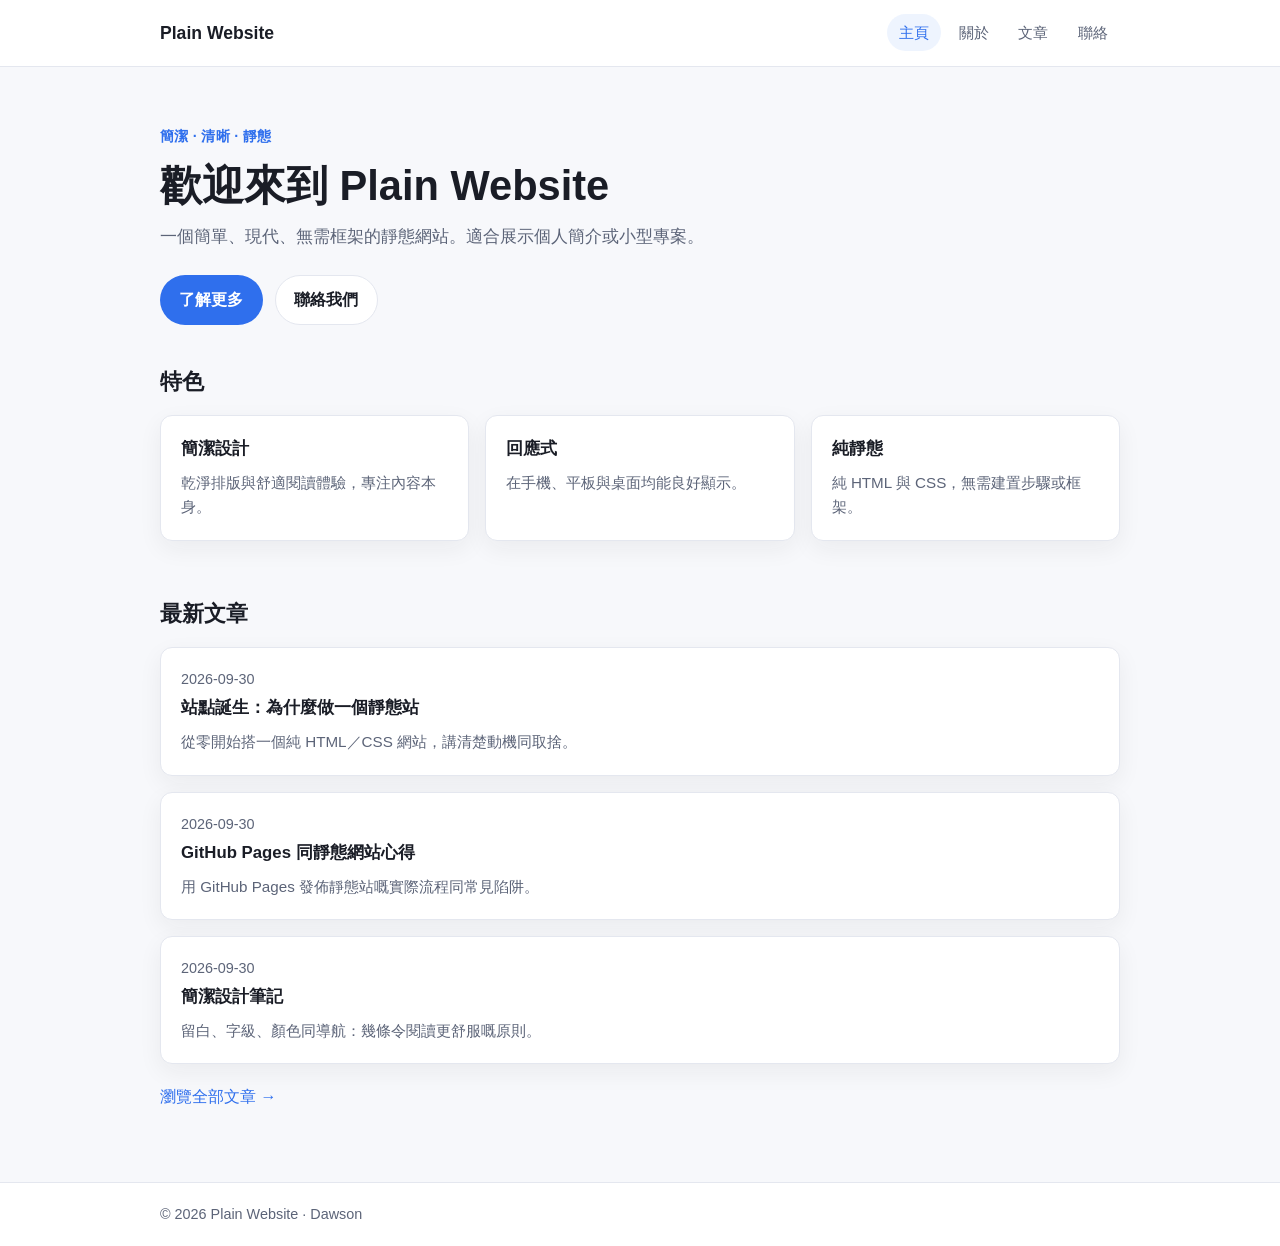
<file: index.html>
<!DOCTYPE html>
<html lang="zh-HK">
<head>
  <meta charset="UTF-8">
  <meta name="viewport" content="width=device-width, initial-scale=1.0">
  <title>Plain Website — 主頁</title>
  <link rel="stylesheet" href="styles.css">
</head>
<body>
  <header class="site-header">
    <div class="container header-inner">
      <a class="brand" href="index.html">Plain Website</a>
      <nav class="nav" aria-label="主選單">
        <a href="index.html" class="active">主頁</a>
        <a href="about.html">關於</a>
        <a href="posts/index.html">文章</a>
        <a href="contact.html">聯絡</a>
      </nav>
    </div>
  </header>

  <main>
    <section class="hero">
      <div class="container">
        <p class="eyebrow">簡潔 · 清晰 · 靜態</p>
        <h1>歡迎來到 Plain Website</h1>
        <p class="lead">一個簡單、現代、無需框架的靜態網站。適合展示個人簡介或小型專案。</p>
        <div class="actions">
          <a class="btn primary" href="about.html">了解更多</a>
          <a class="btn secondary" href="contact.html">聯絡我們</a>
        </div>
      </div>
    </section>

    <section class="features">
      <div class="container">
        <h2>特色</h2>
        <div class="card-grid">
          <article class="card">
            <h3>簡潔設計</h3>
            <p>乾淨排版與舒適閱讀體驗，專注內容本身。</p>
          </article>
          <article class="card">
            <h3>回應式</h3>
            <p>在手機、平板與桌面均能良好顯示。</p>
          </article>
          <article class="card">
            <h3>純靜態</h3>
            <p>純 HTML 與 CSS，無需建置步驟或框架。</p>
          </article>
        </div>
      </div>
    </section>

    <section class="latest-posts">
      <div class="container">
        <h2>最新文章</h2>
        <ul class="post-list">
          <li>
            <p class="post-meta"><time datetime="2026-09-30">2026-09-30</time></p>
            <h3><a href="posts/welcome.html">站點誕生：為什麼做一個靜態站</a></h3>
            <p class="excerpt">從零開始搭一個純 HTML／CSS 網站，講清楚動機同取捨。</p>
          </li>
          <li>
            <p class="post-meta"><time datetime="2026-09-30">2026-09-30</time></p>
            <h3><a href="posts/static-hosting.html">GitHub Pages 同靜態網站心得</a></h3>
            <p class="excerpt">用 GitHub Pages 發佈靜態站嘅實際流程同常見陷阱。</p>
          </li>
          <li>
            <p class="post-meta"><time datetime="2026-09-30">2026-09-30</time></p>
            <h3><a href="posts/design-notes.html">簡潔設計筆記</a></h3>
            <p class="excerpt">留白、字級、顏色同導航：幾條令閱讀更舒服嘅原則。</p>
          </li>
        </ul>
        <p style="margin-top: 1.25rem;"><a href="posts/index.html">瀏覽全部文章 →</a></p>
      </div>
    </section>
  </main>

  <footer class="site-footer">
    <div class="container">
      <p>© 2026 Plain Website · Dawson</p>
    </div>
  </footer>
</body>
</html>
</file>
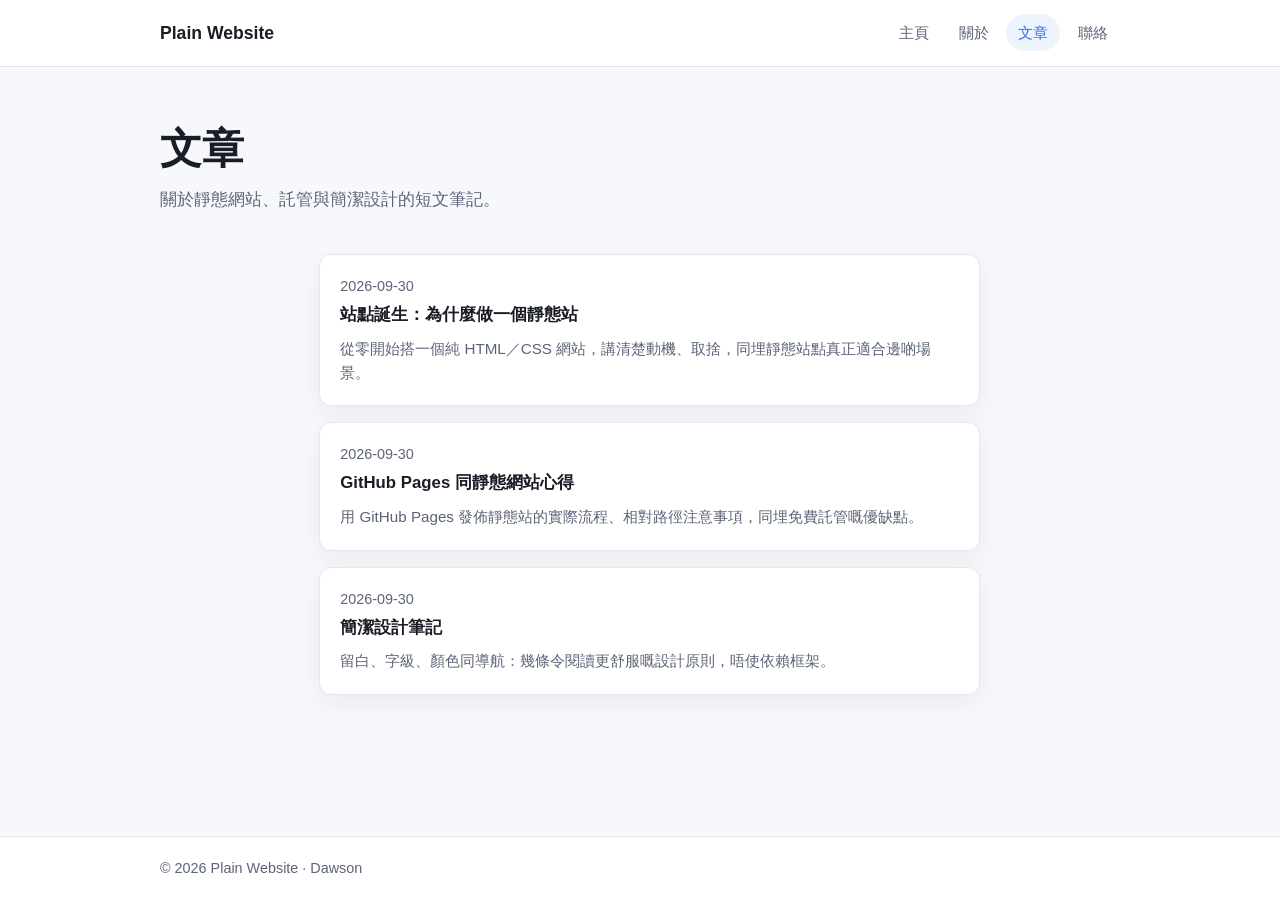
<file: posts/index.html>
<!DOCTYPE html>
<html lang="zh-HK">
<head>
  <meta charset="UTF-8">
  <meta name="viewport" content="width=device-width, initial-scale=1.0">
  <title>Plain Website — 文章</title>
  <link rel="stylesheet" href="../styles.css">
</head>
<body>
  <header class="site-header">
    <div class="container header-inner">
      <a class="brand" href="../index.html">Plain Website</a>
      <nav class="nav" aria-label="主選單">
        <a href="../index.html">主頁</a>
        <a href="../about.html">關於</a>
        <a href="index.html" class="active">文章</a>
        <a href="../contact.html">聯絡</a>
      </nav>
    </div>
  </header>

  <main>
    <section class="page-hero">
      <div class="container">
        <h1>文章</h1>
        <p class="lead">關於靜態網站、託管與簡潔設計的短文筆記。</p>
      </div>
    </section>

    <section class="content">
      <div class="container narrow">
        <ul class="post-list">
          <li>
            <p class="post-meta"><time datetime="2026-09-30">2026-09-30</time></p>
            <h3><a href="welcome.html">站點誕生：為什麼做一個靜態站</a></h3>
            <p class="excerpt">從零開始搭一個純 HTML／CSS 網站，講清楚動機、取捨，同埋靜態站點真正適合邊啲場景。</p>
          </li>
          <li>
            <p class="post-meta"><time datetime="2026-09-30">2026-09-30</time></p>
            <h3><a href="static-hosting.html">GitHub Pages 同靜態網站心得</a></h3>
            <p class="excerpt">用 GitHub Pages 發佈靜態站的實際流程、相對路徑注意事項，同埋免費託管嘅優缺點。</p>
          </li>
          <li>
            <p class="post-meta"><time datetime="2026-09-30">2026-09-30</time></p>
            <h3><a href="design-notes.html">簡潔設計筆記</a></h3>
            <p class="excerpt">留白、字級、顏色同導航：幾條令閱讀更舒服嘅設計原則，唔使依賴框架。</p>
          </li>
        </ul>
      </div>
    </section>
  </main>

  <footer class="site-footer">
    <div class="container">
      <p>© 2026 Plain Website · Dawson</p>
    </div>
  </footer>
</body>
</html>
</file>
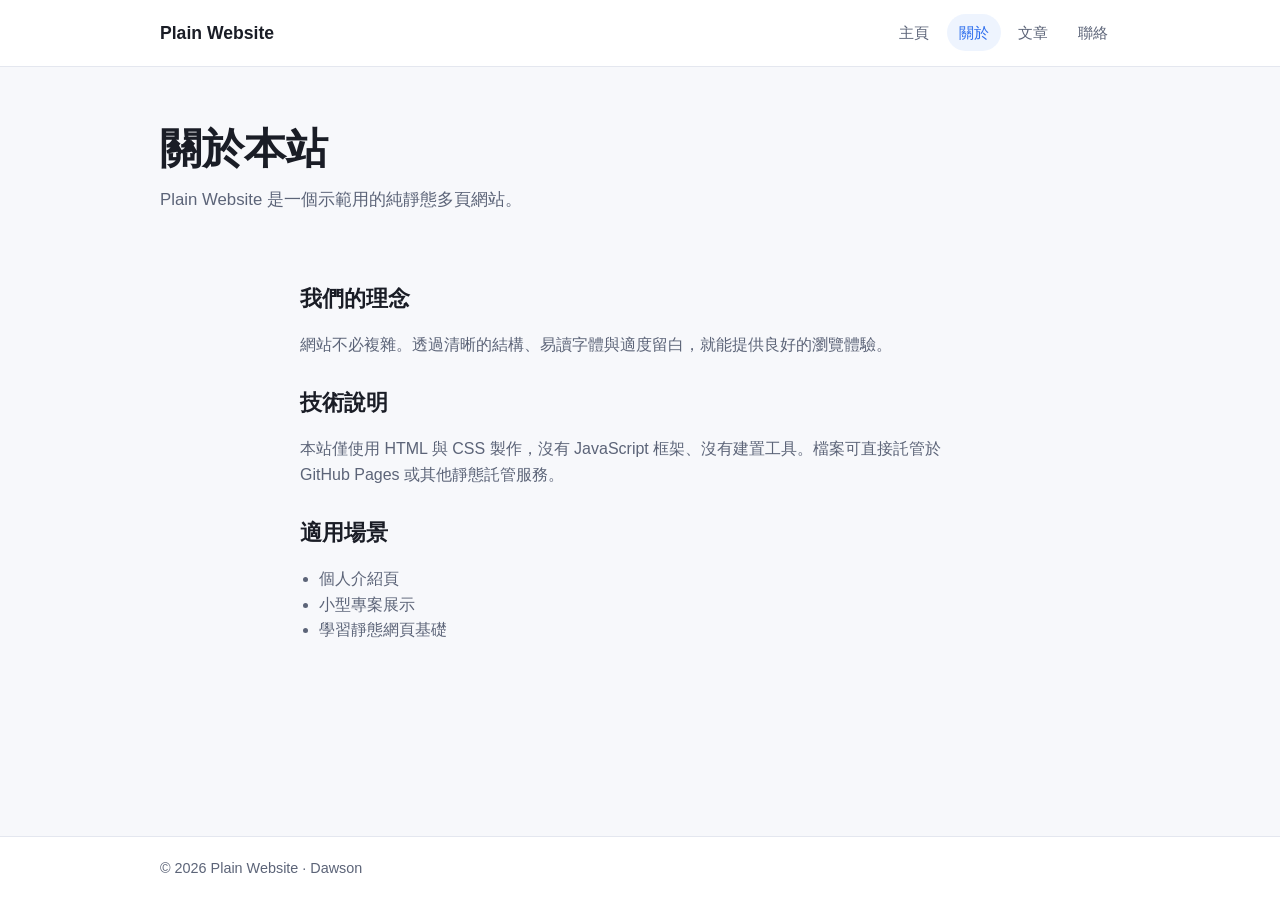
<file: about.html>
<!DOCTYPE html>
<html lang="zh-HK">
<head>
  <meta charset="UTF-8">
  <meta name="viewport" content="width=device-width, initial-scale=1.0">
  <title>Plain Website — 關於</title>
  <link rel="stylesheet" href="styles.css">
</head>
<body>
  <header class="site-header">
    <div class="container header-inner">
      <a class="brand" href="index.html">Plain Website</a>
      <nav class="nav" aria-label="主選單">
        <a href="index.html">主頁</a>
        <a href="about.html" class="active">關於</a>
        <a href="posts/index.html">文章</a>
        <a href="contact.html">聯絡</a>
      </nav>
    </div>
  </header>

  <main>
    <section class="page-hero">
      <div class="container">
        <h1>關於本站</h1>
        <p class="lead">Plain Website 是一個示範用的純靜態多頁網站。</p>
      </div>
    </section>

    <section class="content">
      <div class="container narrow">
        <h2>我們的理念</h2>
        <p>網站不必複雜。透過清晰的結構、易讀字體與適度留白，就能提供良好的瀏覽體驗。</p>
        <h2>技術說明</h2>
        <p>本站僅使用 HTML 與 CSS 製作，沒有 JavaScript 框架、沒有建置工具。檔案可直接託管於 GitHub Pages 或其他靜態託管服務。</p>
        <h2>適用場景</h2>
        <ul>
          <li>個人介紹頁</li>
          <li>小型專案展示</li>
          <li>學習靜態網頁基礎</li>
        </ul>
      </div>
    </section>
  </main>

  <footer class="site-footer">
    <div class="container">
      <p>© 2026 Plain Website · Dawson</p>
    </div>
  </footer>
</body>
</html>
</file>
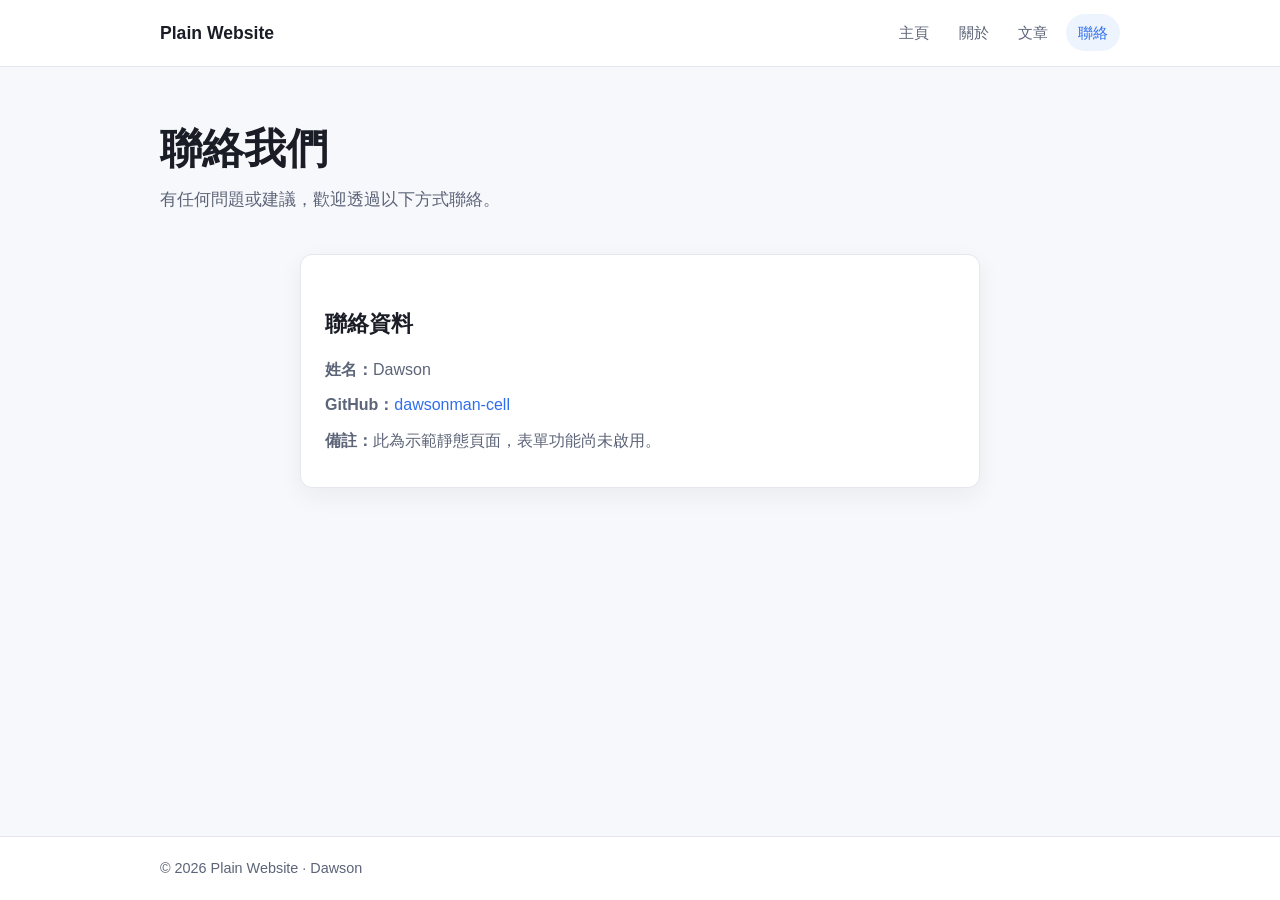
<file: contact.html>
<!DOCTYPE html>
<html lang="zh-HK">
<head>
  <meta charset="UTF-8">
  <meta name="viewport" content="width=device-width, initial-scale=1.0">
  <title>Plain Website — 聯絡</title>
  <link rel="stylesheet" href="styles.css">
</head>
<body>
  <header class="site-header">
    <div class="container header-inner">
      <a class="brand" href="index.html">Plain Website</a>
      <nav class="nav" aria-label="主選單">
        <a href="index.html">主頁</a>
        <a href="about.html">關於</a>
        <a href="posts/index.html">文章</a>
        <a href="contact.html" class="active">聯絡</a>
      </nav>
    </div>
  </header>

  <main>
    <section class="page-hero">
      <div class="container">
        <h1>聯絡我們</h1>
        <p class="lead">有任何問題或建議，歡迎透過以下方式聯絡。</p>
      </div>
    </section>

    <section class="content">
      <div class="container narrow">
        <div class="contact-card">
          <h2>聯絡資料</h2>
          <p><strong>姓名：</strong>Dawson</p>
          <p><strong>GitHub：</strong><a href="https://github.com/dawsonman-cell" rel="noopener noreferrer">dawsonman-cell</a></p>
          <p><strong>備註：</strong>此為示範靜態頁面，表單功能尚未啟用。</p>
        </div>
      </div>
    </section>
  </main>

  <footer class="site-footer">
    <div class="container">
      <p>© 2026 Plain Website · Dawson</p>
    </div>
  </footer>
</body>
</html>
</file>
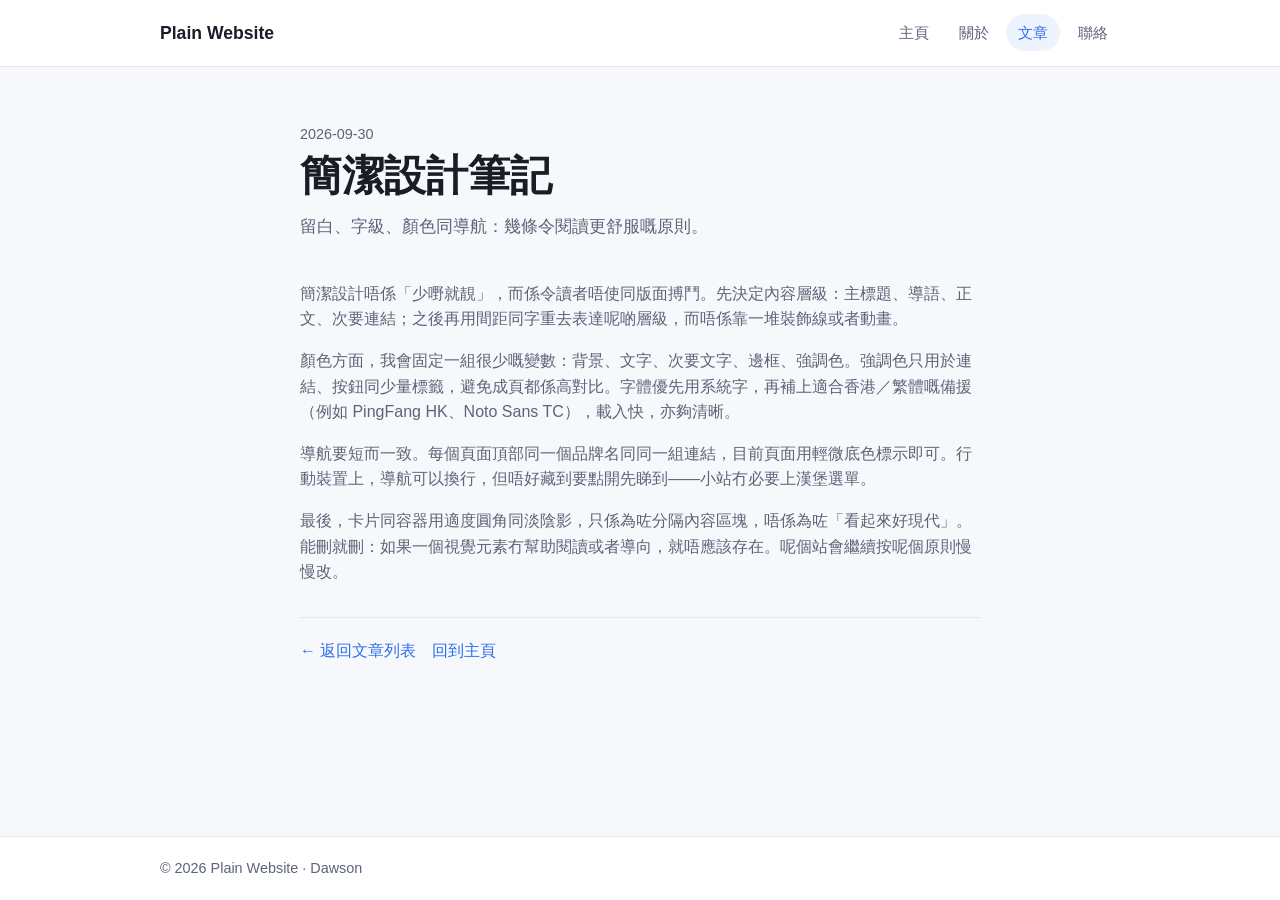
<file: posts/design-notes.html>
<!DOCTYPE html>
<html lang="zh-HK">
<head>
  <meta charset="UTF-8">
  <meta name="viewport" content="width=device-width, initial-scale=1.0">
  <title>簡潔設計筆記 — Plain Website</title>
  <link rel="stylesheet" href="../styles.css">
</head>
<body>
  <header class="site-header">
    <div class="container header-inner">
      <a class="brand" href="../index.html">Plain Website</a>
      <nav class="nav" aria-label="主選單">
        <a href="../index.html">主頁</a>
        <a href="../about.html">關於</a>
        <a href="index.html" class="active">文章</a>
        <a href="../contact.html">聯絡</a>
      </nav>
    </div>
  </header>

  <main>
    <section class="page-hero">
      <div class="container narrow">
        <p class="post-meta"><time datetime="2026-09-30">2026-09-30</time></p>
        <h1>簡潔設計筆記</h1>
        <p class="lead">留白、字級、顏色同導航：幾條令閱讀更舒服嘅原則。</p>
      </div>
    </section>

    <section class="content">
      <div class="container narrow post-body">
        <p>簡潔設計唔係「少嘢就靚」，而係令讀者唔使同版面搏鬥。先決定內容層級：主標題、導語、正文、次要連結；之後再用間距同字重去表達呢啲層級，而唔係靠一堆裝飾線或者動畫。</p>
        <p>顏色方面，我會固定一組很少嘅變數：背景、文字、次要文字、邊框、強調色。強調色只用於連結、按鈕同少量標籤，避免成頁都係高對比。字體優先用系統字，再補上適合香港／繁體嘅備援（例如 PingFang HK、Noto Sans TC），載入快，亦夠清晰。</p>
        <p>導航要短而一致。每個頁面頂部同一個品牌名同同一組連結，目前頁面用輕微底色標示即可。行動裝置上，導航可以換行，但唔好藏到要點開先睇到——小站冇必要上漢堡選單。</p>
        <p>最後，卡片同容器用適度圓角同淡陰影，只係為咗分隔內容區塊，唔係為咗「看起來好現代」。能刪就刪：如果一個視覺元素冇幫助閱讀或者導向，就唔應該存在。呢個站會繼續按呢個原則慢慢改。</p>
        <nav class="post-nav" aria-label="文章導航">
          <a href="index.html">← 返回文章列表</a>
          <a href="../index.html">回到主頁</a>
        </nav>
      </div>
    </section>
  </main>

  <footer class="site-footer">
    <div class="container">
      <p>© 2026 Plain Website · Dawson</p>
    </div>
  </footer>
</body>
</html>
</file>
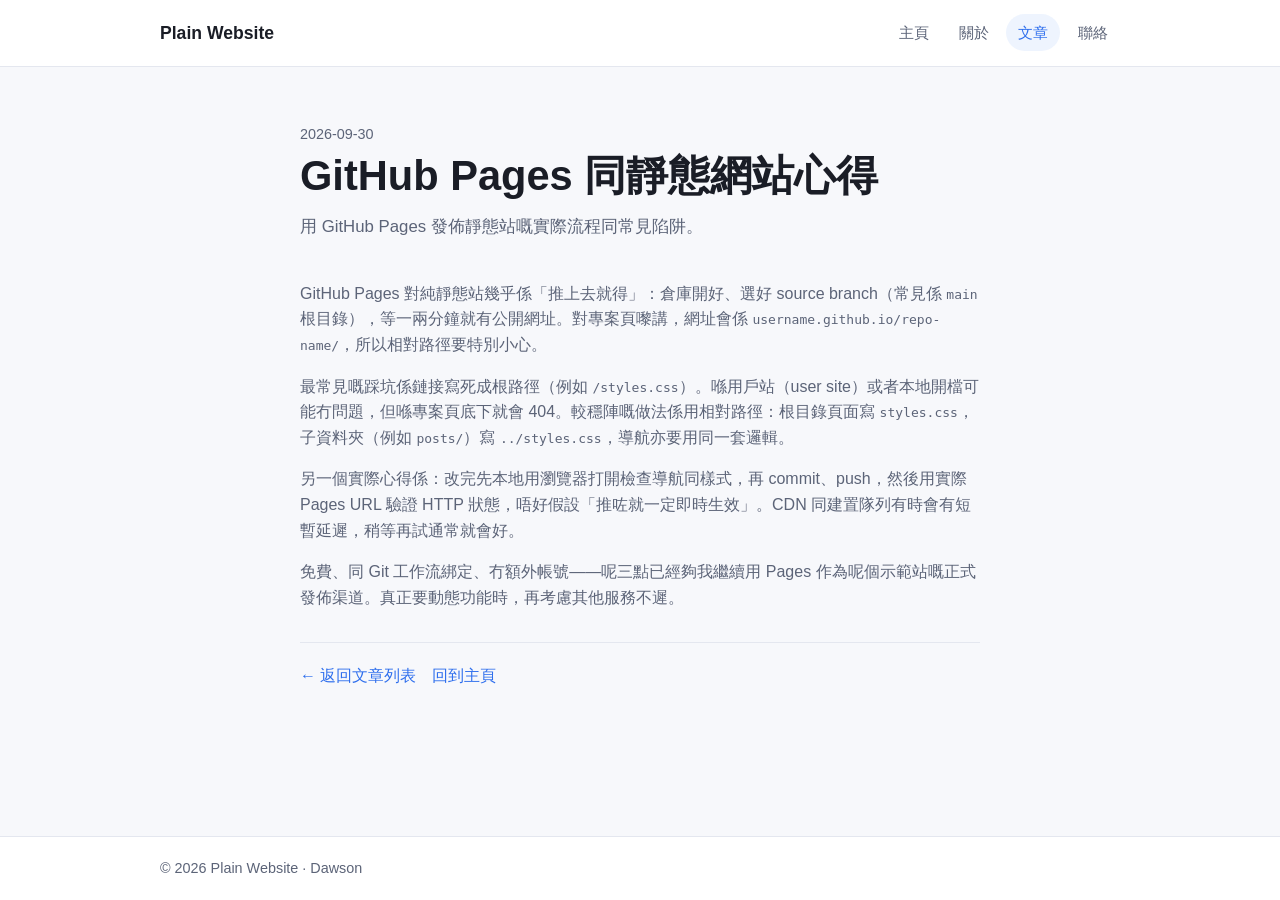
<file: posts/static-hosting.html>
<!DOCTYPE html>
<html lang="zh-HK">
<head>
  <meta charset="UTF-8">
  <meta name="viewport" content="width=device-width, initial-scale=1.0">
  <title>GitHub Pages 同靜態網站心得 — Plain Website</title>
  <link rel="stylesheet" href="../styles.css">
</head>
<body>
  <header class="site-header">
    <div class="container header-inner">
      <a class="brand" href="../index.html">Plain Website</a>
      <nav class="nav" aria-label="主選單">
        <a href="../index.html">主頁</a>
        <a href="../about.html">關於</a>
        <a href="index.html" class="active">文章</a>
        <a href="../contact.html">聯絡</a>
      </nav>
    </div>
  </header>

  <main>
    <section class="page-hero">
      <div class="container narrow">
        <p class="post-meta"><time datetime="2026-09-30">2026-09-30</time></p>
        <h1>GitHub Pages 同靜態網站心得</h1>
        <p class="lead">用 GitHub Pages 發佈靜態站嘅實際流程同常見陷阱。</p>
      </div>
    </section>

    <section class="content">
      <div class="container narrow post-body">
        <p>GitHub Pages 對純靜態站幾乎係「推上去就得」：倉庫開好、選好 source branch（常見係 <code>main</code> 根目錄），等一兩分鐘就有公開網址。對專案頁嚟講，網址會係 <code>username.github.io/repo-name/</code>，所以相對路徑要特別小心。</p>
        <p>最常見嘅踩坑係鏈接寫死成根路徑（例如 <code>/styles.css</code>）。喺用戶站（user site）或者本地開檔可能冇問題，但喺專案頁底下就會 404。較穩陣嘅做法係用相對路徑：根目錄頁面寫 <code>styles.css</code>，子資料夾（例如 <code>posts/</code>）寫 <code>../styles.css</code>，導航亦要用同一套邏輯。</p>
        <p>另一個實際心得係：改完先本地用瀏覽器打開檢查導航同樣式，再 commit、push，然後用實際 Pages URL 驗證 HTTP 狀態，唔好假設「推咗就一定即時生效」。CDN 同建置隊列有時會有短暫延遲，稍等再試通常就會好。</p>
        <p>免費、同 Git 工作流綁定、冇額外帳號——呢三點已經夠我繼續用 Pages 作為呢個示範站嘅正式發佈渠道。真正要動態功能時，再考慮其他服務不遲。</p>
        <nav class="post-nav" aria-label="文章導航">
          <a href="index.html">← 返回文章列表</a>
          <a href="../index.html">回到主頁</a>
        </nav>
      </div>
    </section>
  </main>

  <footer class="site-footer">
    <div class="container">
      <p>© 2026 Plain Website · Dawson</p>
    </div>
  </footer>
</body>
</html>
</file>
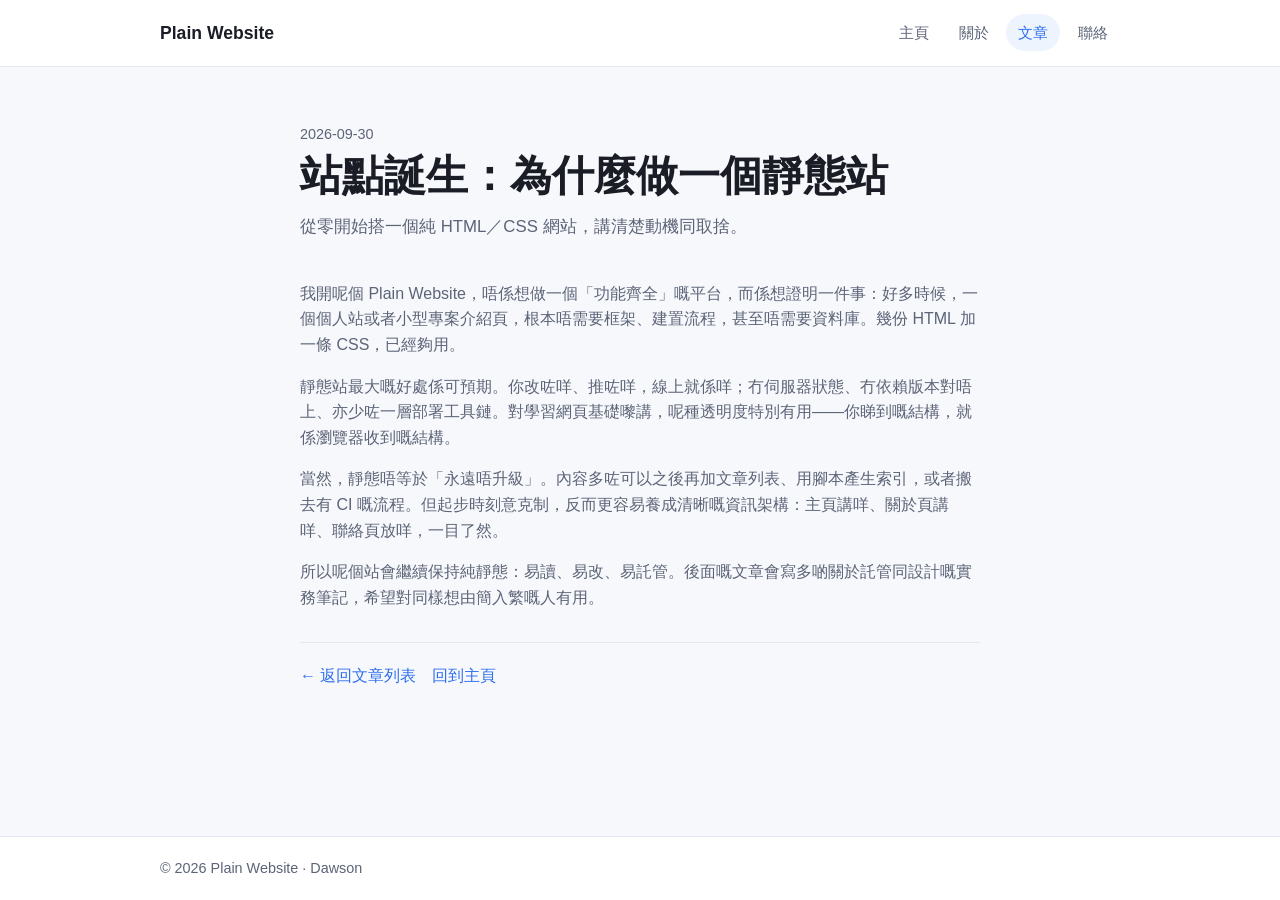
<file: posts/welcome.html>
<!DOCTYPE html>
<html lang="zh-HK">
<head>
  <meta charset="UTF-8">
  <meta name="viewport" content="width=device-width, initial-scale=1.0">
  <title>站點誕生：為什麼做一個靜態站 — Plain Website</title>
  <link rel="stylesheet" href="../styles.css">
</head>
<body>
  <header class="site-header">
    <div class="container header-inner">
      <a class="brand" href="../index.html">Plain Website</a>
      <nav class="nav" aria-label="主選單">
        <a href="../index.html">主頁</a>
        <a href="../about.html">關於</a>
        <a href="index.html" class="active">文章</a>
        <a href="../contact.html">聯絡</a>
      </nav>
    </div>
  </header>

  <main>
    <section class="page-hero">
      <div class="container narrow">
        <p class="post-meta"><time datetime="2026-09-30">2026-09-30</time></p>
        <h1>站點誕生：為什麼做一個靜態站</h1>
        <p class="lead">從零開始搭一個純 HTML／CSS 網站，講清楚動機同取捨。</p>
      </div>
    </section>

    <section class="content">
      <div class="container narrow post-body">
        <p>我開呢個 Plain Website，唔係想做一個「功能齊全」嘅平台，而係想證明一件事：好多時候，一個個人站或者小型專案介紹頁，根本唔需要框架、建置流程，甚至唔需要資料庫。幾份 HTML 加一條 CSS，已經夠用。</p>
        <p>靜態站最大嘅好處係可預期。你改咗咩、推咗咩，線上就係咩；冇伺服器狀態、冇依賴版本對唔上、亦少咗一層部署工具鏈。對學習網頁基礎嚟講，呢種透明度特別有用——你睇到嘅結構，就係瀏覽器收到嘅結構。</p>
        <p>當然，靜態唔等於「永遠唔升級」。內容多咗可以之後再加文章列表、用腳本產生索引，或者搬去有 CI 嘅流程。但起步時刻意克制，反而更容易養成清晰嘅資訊架構：主頁講咩、關於頁講咩、聯絡頁放咩，一目了然。</p>
        <p>所以呢個站會繼續保持純靜態：易讀、易改、易託管。後面嘅文章會寫多啲關於託管同設計嘅實務筆記，希望對同樣想由簡入繁嘅人有用。</p>
        <nav class="post-nav" aria-label="文章導航">
          <a href="index.html">← 返回文章列表</a>
          <a href="../index.html">回到主頁</a>
        </nav>
      </div>
    </section>
  </main>

  <footer class="site-footer">
    <div class="container">
      <p>© 2026 Plain Website · Dawson</p>
    </div>
  </footer>
</body>
</html>
</file>
<file: styles.css>
/* Plain Website — clean modern static styles */
*,
*::before,
*::after {
  box-sizing: border-box;
}

:root {
  --bg: #f7f8fb;
  --surface: #ffffff;
  --text: #1a1d26;
  --muted: #5c6478;
  --border: #e4e7ef;
  --accent: #2f6fed;
  --accent-hover: #1f56c9;
  --radius: 12px;
  --shadow: 0 8px 24px rgba(26, 29, 38, 0.06);
  --font: "Segoe UI", "PingFang HK", "Noto Sans TC", "Microsoft JhengHei", sans-serif;
}

html {
  scroll-behavior: smooth;
}

body {
  margin: 0;
  font-family: var(--font);
  color: var(--text);
  background: var(--bg);
  line-height: 1.6;
  min-height: 100vh;
  display: flex;
  flex-direction: column;
}

a {
  color: var(--accent);
  text-decoration: none;
}

a:hover {
  text-decoration: underline;
}

.container {
  width: min(960px, 92%);
  margin: 0 auto;
}

.container.narrow {
  width: min(680px, 92%);
}

.site-header {
  background: var(--surface);
  border-bottom: 1px solid var(--border);
  position: sticky;
  top: 0;
  z-index: 10;
}

.header-inner {
  display: flex;
  align-items: center;
  justify-content: space-between;
  gap: 1rem;
  padding: 0.9rem 0;
}

.brand {
  font-weight: 700;
  font-size: 1.1rem;
  color: var(--text);
  text-decoration: none;
}

.brand:hover {
  text-decoration: none;
  color: var(--accent);
}

.nav {
  display: flex;
  gap: 0.35rem;
  flex-wrap: wrap;
}

.nav a {
  color: var(--muted);
  padding: 0.4rem 0.75rem;
  border-radius: 999px;
  text-decoration: none;
  font-size: 0.95rem;
}

.nav a:hover,
.nav a.active {
  color: var(--accent);
  background: rgba(47, 111, 237, 0.08);
  text-decoration: none;
}

main {
  flex: 1;
}

.hero,
.page-hero {
  padding: 3.5rem 0 2.5rem;
}

.eyebrow {
  display: inline-block;
  margin: 0 0 0.75rem;
  color: var(--accent);
  font-size: 0.9rem;
  font-weight: 600;
  letter-spacing: 0.02em;
}

h1 {
  margin: 0 0 0.75rem;
  font-size: clamp(1.8rem, 4vw, 2.6rem);
  line-height: 1.25;
}

h2 {
  margin: 0 0 1rem;
  font-size: 1.35rem;
}

h3 {
  margin: 0 0 0.5rem;
  font-size: 1.05rem;
}

.lead {
  margin: 0;
  color: var(--muted);
  font-size: 1.05rem;
  max-width: 36rem;
}

.actions {
  display: flex;
  flex-wrap: wrap;
  gap: 0.75rem;
  margin-top: 1.5rem;
}

.btn {
  display: inline-block;
  padding: 0.7rem 1.15rem;
  border-radius: 999px;
  font-weight: 600;
  text-decoration: none;
  border: 1px solid transparent;
}

.btn.primary {
  background: var(--accent);
  color: #fff;
}

.btn.primary:hover {
  background: var(--accent-hover);
  text-decoration: none;
}

.btn.secondary {
  background: var(--surface);
  color: var(--text);
  border-color: var(--border);
}

.btn.secondary:hover {
  border-color: var(--accent);
  color: var(--accent);
  text-decoration: none;
}

.features {
  padding: 0 0 3.5rem;
}

.card-grid {
  display: grid;
  grid-template-columns: repeat(3, 1fr);
  gap: 1rem;
}

.card {
  background: var(--surface);
  border: 1px solid var(--border);
  border-radius: var(--radius);
  padding: 1.25rem;
  box-shadow: var(--shadow);
}

.card p {
  margin: 0;
  color: var(--muted);
  font-size: 0.95rem;
}

.content {
  padding: 0 0 3.5rem;
}

.content p,
.content ul {
  color: var(--muted);
}

.content ul {
  padding-left: 1.2rem;
}

.content h2 {
  margin-top: 1.75rem;
}

.contact-card {
  background: var(--surface);
  border: 1px solid var(--border);
  border-radius: var(--radius);
  padding: 1.5rem;
  box-shadow: var(--shadow);
}

.contact-card p {
  margin: 0.6rem 0;
}

.site-footer {
  border-top: 1px solid var(--border);
  background: var(--surface);
  padding: 1.25rem 0;
  color: var(--muted);
  font-size: 0.9rem;
}

.site-footer p {
  margin: 0;
}

@media (max-width: 720px) {
  .header-inner {
    flex-direction: column;
    align-items: flex-start;
  }

  .card-grid {
    grid-template-columns: 1fr;
  }

  .hero,
  .page-hero {
    padding: 2.5rem 0 1.75rem;
  }
}

/* Posts */
.post-meta {
  margin: 0 0 0.25rem;
  color: var(--muted);
  font-size: 0.9rem;
}

.post-list {
  list-style: none;
  padding: 0;
  margin: 0;
  display: grid;
  gap: 1rem;
}

.post-list li {
  background: var(--surface);
  border: 1px solid var(--border);
  border-radius: var(--radius);
  padding: 1.25rem;
  box-shadow: var(--shadow);
}

.post-list h3 {
  margin: 0.25rem 0 0.5rem;
}

.post-list h3 a {
  color: var(--text);
  text-decoration: none;
}

.post-list h3 a:hover {
  color: var(--accent);
}

.post-list .excerpt {
  margin: 0;
  color: var(--muted);
  font-size: 0.95rem;
}

.post-nav {
  margin-top: 2rem;
  padding-top: 1.25rem;
  border-top: 1px solid var(--border);
  display: flex;
  flex-wrap: wrap;
  gap: 1rem;
}

.post-body p {
  margin: 0 0 1rem;
}

.latest-posts {
  padding: 0 0 3.5rem;
}
</file>
